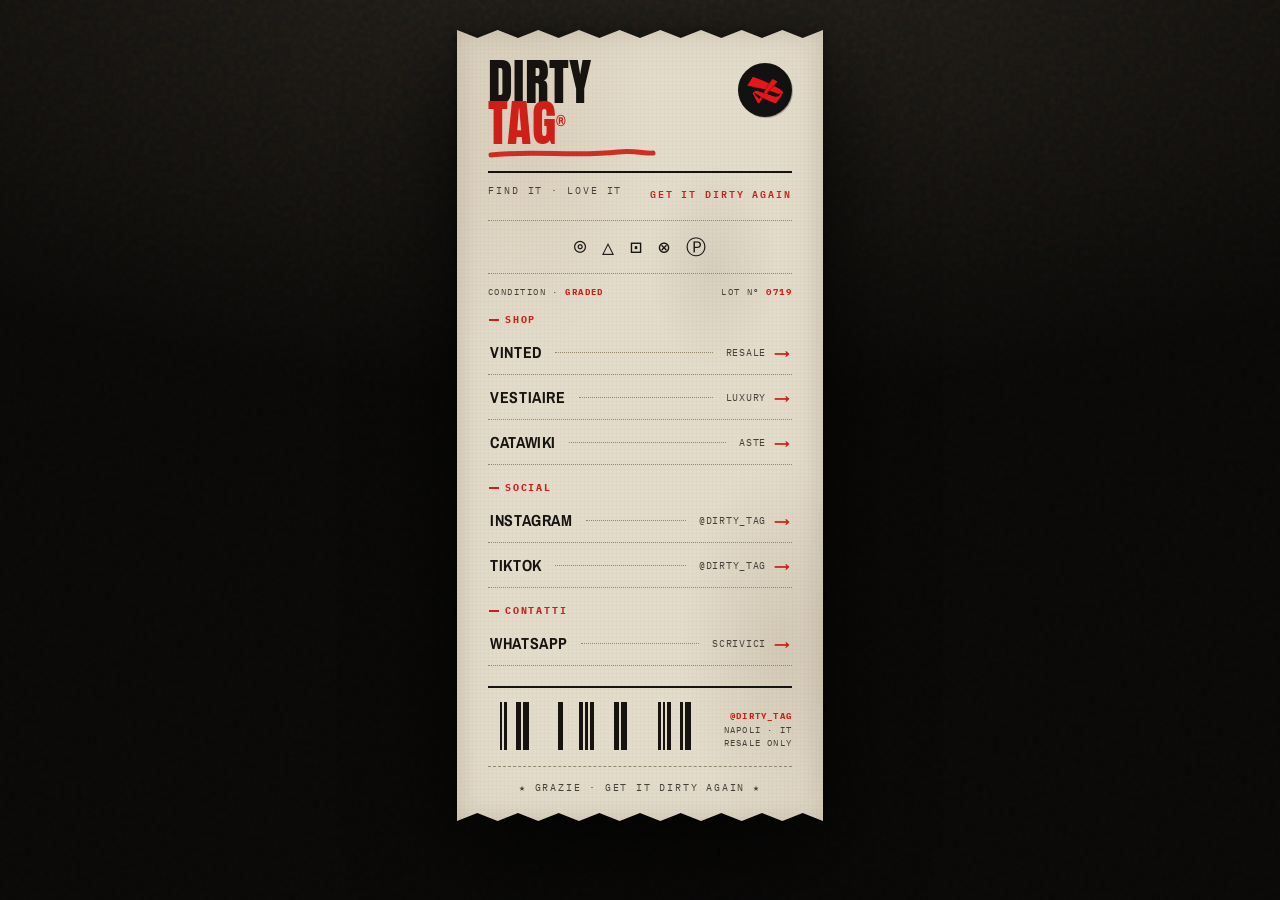
<file: index.html>
<!DOCTYPE html>
<html lang="it">
<head>
<meta charset="UTF-8">
<meta name="viewport" content="width=device-width, initial-scale=1.0">
<meta name="description" content="Dirty Tag — Find it. Love it. Get it Dirty Again. Resale vintage.">
<title>Dirty Tag | Links</title>
<link rel="preconnect" href="https://fonts.googleapis.com">
<link rel="preconnect" href="https://fonts.gstatic.com" crossorigin>
<link href="https://fonts.googleapis.com/css2?family=Anton&family=Archivo+Narrow:wght@400;500;600;700&family=IBM+Plex+Mono:wght@400;500;600;700&display=swap" rel="stylesheet">
<style>
  :root{
    --paper:#E4DCCB;
    --paper-dark:#D8CFBA;
    --paper-edge:#CdC2AA;
    --ink:#161310;
    --ink-soft:#46413A;
    --red:#CE2018;
    --red-deep:#A4160F;
    --stitch:#94896F;
    --mono:'IBM Plex Mono',monospace;
    --cond:'Archivo Narrow',sans-serif;
    --ease:cubic-bezier(.22,.61,.36,1);
  }
  *{box-sizing:border-box;margin:0;padding:0;}
  html{-webkit-text-size-adjust:100%;}
  body{
    min-height:100svh;background:#0b0a09;color:var(--ink);
    font-family:var(--mono);-webkit-font-smoothing:antialiased;
    display:flex;align-items:flex-start;justify-content:center;
    padding:30px 14px 44px;overflow-x:hidden;
  }
  body::before{content:'';position:fixed;inset:0;z-index:0;
    background:radial-gradient(120% 70% at 50% -5%,#221f1a,#090807 70%);}
  body::after{content:'';position:fixed;inset:0;z-index:0;pointer-events:none;opacity:.6;
    mix-blend-mode:overlay;
    background-image:url("data:image/svg+xml,%3Csvg viewBox='0 0 200 200' xmlns='http://www.w3.org/2000/svg'%3E%3Cfilter id='n'%3E%3CfeTurbulence type='fractalNoise' baseFrequency='0.8' numOctaves='3'/%3E%3C/filter%3E%3Crect width='100%25' height='100%25' filter='url(%23n)'/%3E%3C/svg%3E");}

  .hang{position:relative;z-index:1;width:100%;max-width:366px;
    filter:drop-shadow(0 30px 50px rgba(0,0,0,.6)) drop-shadow(0 2px 6px rgba(0,0,0,.4));}

  .tag{
    position:relative;background:var(--paper);
    background-image:
      radial-gradient(60% 50% at 18% 12%,rgba(120,80,40,.10),transparent 60%),
      radial-gradient(45% 40% at 88% 78%,rgba(90,60,30,.12),transparent 60%),
      radial-gradient(30% 22% at 70% 30%,rgba(60,40,20,.08),transparent 60%),
      repeating-linear-gradient(0deg,transparent 0 3px,rgba(0,0,0,.014) 3px 4px),
      repeating-linear-gradient(90deg,transparent 0 3px,rgba(0,0,0,.014) 3px 4px);
    padding:9px;
    clip-path:polygon(
      0% 0,5.56% 8px,11.11% 0,16.67% 8px,22.22% 0,27.78% 8px,33.33% 0,38.89% 8px,44.44% 0,
      50% 8px,55.56% 0,61.11% 8px,66.67% 0,72.22% 8px,77.78% 0,83.33% 8px,88.89% 0,94.44% 8px,100% 0,
      100% 100%,94.44% calc(100% - 8px),88.89% 100%,83.33% calc(100% - 8px),77.78% 100%,72.22% calc(100% - 8px),
      66.67% 100%,61.11% calc(100% - 8px),55.56% 100%,50% calc(100% - 8px),44.44% 100%,38.89% calc(100% - 8px),
      33.33% 100%,27.78% calc(100% - 8px),22.22% 100%,16.67% calc(100% - 8px),11.11% 100%,5.56% calc(100% - 8px),0% 100%);
    animation:drop .7s var(--ease) both;
  }
  @keyframes drop{from{opacity:0;transform:translateY(-18px)}to{opacity:1;transform:none}}
  /* worn edges */
  .tag::after{content:'';position:absolute;inset:0;pointer-events:none;
    box-shadow:inset 0 0 22px rgba(60,40,20,.14),inset 0 0 60px rgba(60,40,20,.06);}

  .inner{padding:22px 22px 18px;position:relative;}

  .brandline{display:flex;align-items:flex-start;justify-content:space-between;
    border-bottom:2.5px solid var(--ink);padding-bottom:12px;}
  .brandwrap{position:relative;}
  .brand{font-family:'Anton',var(--cond);font-weight:400;font-size:50px;line-height:.82;
    letter-spacing:.005em;text-transform:uppercase;}
  .brand .t{color:var(--red);}
  .brand sup{font-size:16px;color:var(--red);font-family:var(--cond);font-weight:700;top:-1.4em;}
  /* red marker underline */
  .marker{display:block;width:168px;height:11px;margin-top:5px;}
  .marker path{fill:none;stroke:var(--red);stroke-width:5;stroke-linecap:round;opacity:.92;}
  /* logo seal */
  .seal{width:54px;height:54px;border-radius:50%;background:#0E0C0B;overflow:hidden;
    display:flex;align-items:center;justify-content:center;flex-shrink:0;margin-top:2px;
    border:2px solid var(--ink);box-shadow:1px 1px 0 rgba(0,0,0,.25);}
  .seal img{width:48px;height:48px;object-fit:contain;transform:scale(1.42);}
  .tagline{font-size:9.5px;letter-spacing:.2em;text-transform:uppercase;margin-top:11px;
    display:flex;justify-content:space-between;gap:10px;}
  .tagline .a{color:var(--ink-soft);}
  .tagline .b{color:var(--red);font-weight:600;}

  .care{display:flex;gap:16px;justify-content:center;font-size:20px;margin:18px 0;
    border-top:1px dotted var(--stitch);border-bottom:1px dotted var(--stitch);padding:12px 0;color:var(--ink);}
  .care span{transition:color .15s,transform .15s;}
  .care span:hover{color:var(--red);transform:scale(1.18) rotate(-4deg);}

  .grade{display:flex;align-items:center;justify-content:space-between;
    font-size:9px;letter-spacing:.16em;text-transform:uppercase;color:var(--ink-soft);
    margin:-6px 0 4px;}
  .grade b{color:var(--red);font-weight:700;}

  .section-tag{font-size:10px;letter-spacing:.18em;text-transform:uppercase;color:var(--red);
    font-weight:700;margin:16px 0 4px 1px;display:flex;align-items:center;gap:6px;}
  .section-tag::before{content:'';width:10px;height:2px;background:var(--red);}

  .rows{list-style:none;}
  .rows a{display:flex;align-items:center;gap:8px;text-decoration:none;color:var(--ink);
    padding:11px 2px;border-bottom:1px dotted var(--stitch);position:relative;
    transition:background .15s,padding-left .15s;
    opacity:0;transform:translateY(6px);animation:rowin .5s var(--ease) forwards;}
  @keyframes rowin{to{opacity:1;transform:none}}
  .rows a::before{content:'';position:absolute;left:0;top:0;bottom:0;width:0;background:var(--red);
    transition:width .16s var(--ease);}
  .rows a:hover,.rows a:focus-visible{background:var(--paper-dark);padding-left:12px;outline:none;}
  .rows a:hover::before,.rows a:focus-visible::before{width:3px;}
  .rows a:hover .arrow,.rows a:focus-visible .arrow{color:var(--red);transform:translateX(3px);}
  .name{font-family:var(--cond);font-weight:700;text-transform:uppercase;letter-spacing:.04em;font-size:16px;}
  .leader{flex:1;border-bottom:1.5px dotted var(--stitch);height:1px;margin:0 5px;min-width:14px;}
  .meta{font-size:10px;color:var(--ink-soft);letter-spacing:.07em;text-transform:uppercase;white-space:nowrap;}
  .arrow{color:var(--red);transition:.15s;font-family:var(--cond);font-weight:700;font-size:16px;}

  .footer{margin-top:20px;display:flex;align-items:flex-end;justify-content:space-between;gap:12px;
    border-top:2.5px solid var(--ink);padding-top:14px;}
  .barcode{height:48px;flex:1;display:flex;gap:2px;align-items:stretch;max-width:210px;}
  .barcode i{background:var(--ink);display:block;}
  .made{font-size:8.5px;letter-spacing:.14em;text-transform:uppercase;text-align:right;
    color:var(--ink-soft);line-height:1.6;}
  .made b{color:var(--red);}

  .thanks{margin-top:16px;padding-top:14px;border-top:1px dashed var(--stitch);
    text-align:center;font-size:10px;letter-spacing:.18em;text-transform:uppercase;
    color:var(--ink-soft);}

  @media (prefers-reduced-motion:reduce){
    *{animation:none!important;}
    .rows a{opacity:1;transform:none;}
    .tag{transform:rotate(-1.4deg);}
  }
  @media (max-width:380px){
    .inner{padding:32px 17px 20px;}
    .brand{font-size:34px;}
    .marker{width:128px;}
  }
</style>
</head>
<body>
  <main class="hang">
    <div class="tag">
      <div class="inner">
        <div class="brandline">
          <div class="brandwrap">
            <h1 class="brand">Dirty<br><span class="t">Tag</span><sup>®</sup></h1>
            <svg class="marker" viewBox="0 0 168 11" preserveAspectRatio="none" aria-hidden="true">
              <path d="M3 7 C 44 2, 88 9, 130 4 C 146 2, 158 6, 165 5"/>
            </svg>
          </div>
          <span class="seal"><img src="images/logo.png" alt="Dirty Tag"></span>
        </div>
        <p class="tagline"><span class="a">Find it · Love it</span><span class="b">Get it Dirty Again</span></p>

        <div class="care" aria-hidden="true">
          <span title="Authentic">⌾</span>
          <span title="No fakes">△</span>
          <span title="Pressed">⊡</span>
          <span title="Curated">⊗</span>
          <span title="Premium">Ⓟ</span>
        </div>

        <div class="grade">
          <span>Condition · <b>Graded</b></span>
          <span>Lot N° <b>0719</b></span>
        </div>

        <p class="section-tag">Shop</p>
        <ul class="rows">
          <li><a href="https://www.vinted.it/member/212733559" target="_blank" rel="noopener" style="animation-delay:.05s"><span class="name">Vinted</span><span class="leader"></span><span class="meta">resale</span><span class="arrow">→</span></a></li>
          <li><a href="https://www.vestiairecollective.com/profile/14768643" target="_blank" rel="noopener" style="animation-delay:.1s"><span class="name">Vestiaire</span><span class="leader"></span><span class="meta">luxury</span><span class="arrow">→</span></a></li>
          <li><a href="https://www.catawiki.com/it/u/25629511-dirty-tag" target="_blank" rel="noopener" style="animation-delay:.15s"><span class="name">Catawiki</span><span class="leader"></span><span class="meta">aste</span><span class="arrow">→</span></a></li>
        </ul>

        <p class="section-tag">Social</p>
        <ul class="rows">
          <li><a href="https://www.instagram.com/dirty_tag/" target="_blank" rel="noopener" style="animation-delay:.2s"><span class="name">Instagram</span><span class="leader"></span><span class="meta">@dirty_tag</span><span class="arrow">→</span></a></li>
          <li><a href="https://www.tiktok.com/@dirty_tag" target="_blank" rel="noopener" style="animation-delay:.25s"><span class="name">TikTok</span><span class="leader"></span><span class="meta">@dirty_tag</span><span class="arrow">→</span></a></li>
        </ul>

        <p class="section-tag">Contatti</p>
        <ul class="rows">
          <li><a href="https://wa.me/393345378484" target="_blank" rel="noopener" style="animation-delay:.3s"><span class="name">WhatsApp</span><span class="leader"></span><span class="meta">scrivici</span><span class="arrow">→</span></a></li>
        </ul>

        <div class="footer">
          <div class="barcode" id="bc" aria-hidden="true"></div>
          <p class="made"><b>@dirty_tag</b><br>Napoli · IT<br>Resale only</p>
        </div>
        <p class="thanks">★ Grazie · Get it Dirty Again ★</p>
      </div>
    </div>
  </main>
  <script>
    const bc=document.getElementById('bc');let h='';
    for(let i=0;i<34;i++){const w=(Math.random()*4+2.5).toFixed(1);h+=`<i style="width:${w}px;${Math.random()>.62?'opacity:0':''}"></i>`}
    bc.innerHTML=h;
  </script>
</body>
</html>
</file>
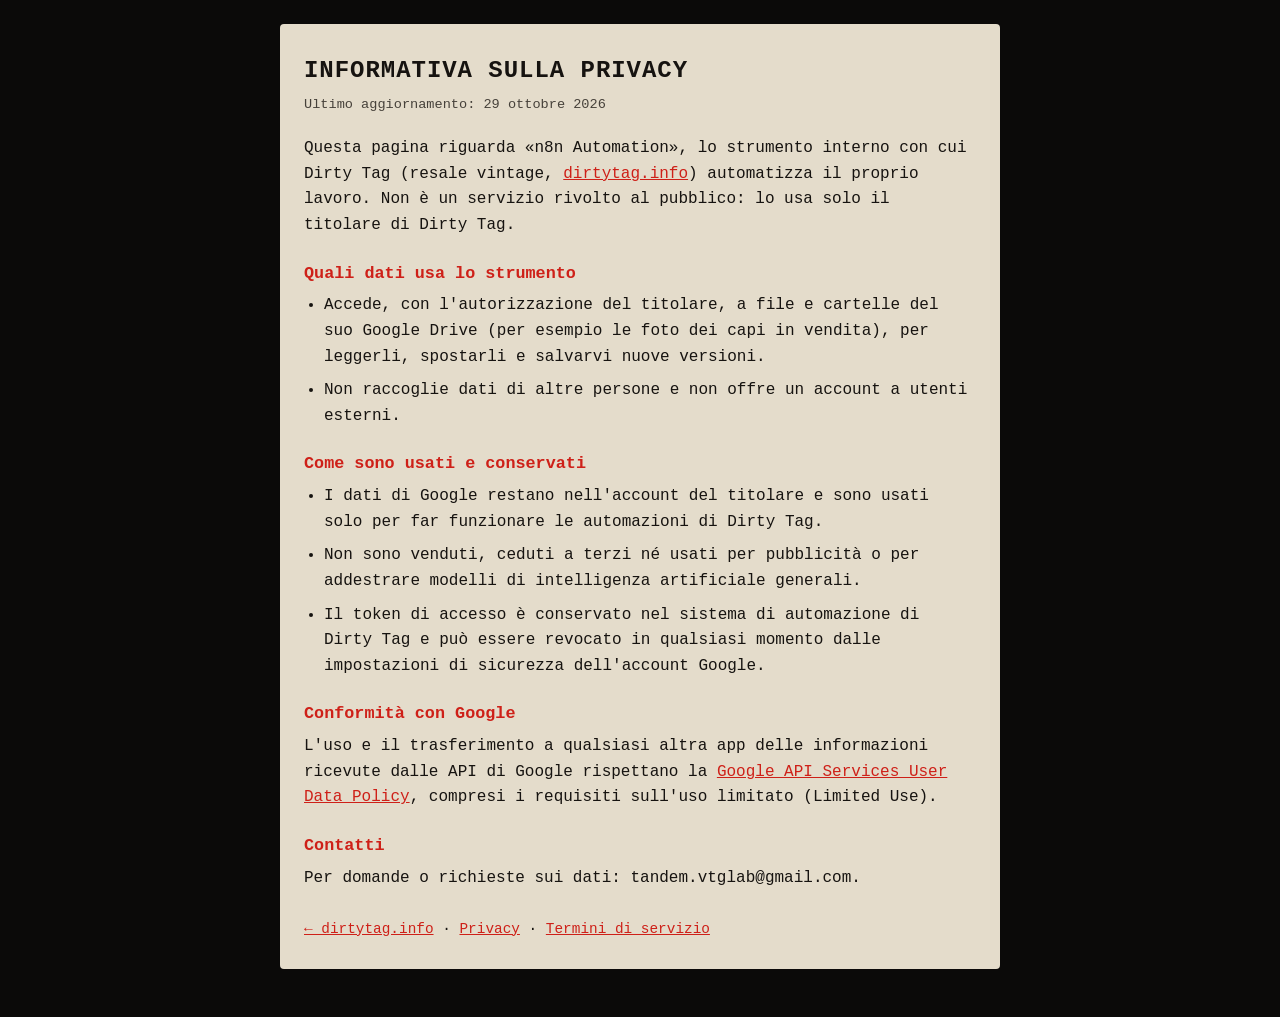
<file: privacy/index.html>
<!DOCTYPE html>
<html lang="it">
<head>
<meta charset="UTF-8">
<meta name="viewport" content="width=device-width, initial-scale=1.0">
<meta name="robots" content="index,follow">
<title>Privacy | Dirty Tag</title>
<style>
  :root{--paper:#E4DCCB;--ink:#161310;--ink-soft:#46413A;--red:#CE2018;}
  *{box-sizing:border-box;margin:0;padding:0;}
  body{background:#0b0a09;color:var(--ink);font:16px/1.6 'IBM Plex Mono',ui-monospace,Menlo,monospace;padding:24px 16px 48px;}
  main{max-width:720px;margin:0 auto;background:var(--paper);padding:28px 24px;border-radius:4px;}
  h1{font-size:1.5rem;text-transform:uppercase;letter-spacing:.04em;margin-bottom:4px;}
  .data{color:var(--ink-soft);font-size:.85rem;margin-bottom:20px;}
  h2{font-size:1.05rem;margin:22px 0 6px;color:var(--red);}
  p,li{margin-bottom:8px;} ul{padding-left:20px;}
  a{color:var(--red);}
  nav{margin-top:26px;font-size:.9rem;}
</style>
</head>
<body>
<main>
<h1>Informativa sulla privacy</h1>
<p class="data">Ultimo aggiornamento: 29 ottobre 2026</p>
<p>Questa pagina riguarda «n8n Automation», lo strumento interno con cui Dirty Tag (resale vintage, <a href="https://dirtytag.info">dirtytag.info</a>) automatizza il proprio lavoro. Non è un servizio rivolto al pubblico: lo usa solo il titolare di Dirty Tag.</p>
<h2>Quali dati usa lo strumento</h2>
<ul>
<li>Accede, con l'autorizzazione del titolare, a file e cartelle del suo Google Drive (per esempio le foto dei capi in vendita), per leggerli, spostarli e salvarvi nuove versioni.</li>
<li>Non raccoglie dati di altre persone e non offre un account a utenti esterni.</li>
</ul>
<h2>Come sono usati e conservati</h2>
<ul>
<li>I dati di Google restano nell'account del titolare e sono usati solo per far funzionare le automazioni di Dirty Tag.</li>
<li>Non sono venduti, ceduti a terzi né usati per pubblicità o per addestrare modelli di intelligenza artificiale generali.</li>
<li>Il token di accesso è conservato nel sistema di automazione di Dirty Tag e può essere revocato in qualsiasi momento dalle impostazioni di sicurezza dell'account Google.</li>
</ul>
<h2>Conformità con Google</h2>
<p>L'uso e il trasferimento a qualsiasi altra app delle informazioni ricevute dalle API di Google rispettano la <a href="https://developers.google.com/terms/api-services-user-data-policy">Google API Services User Data Policy</a>, compresi i requisiti sull'uso limitato (Limited Use).</p>
<h2>Contatti</h2>
<p>Per domande o richieste sui dati: tandem.vtglab@gmail.com.</p>
<nav><a href="/">&larr; dirtytag.info</a> &middot; <a href="/privacy/">Privacy</a> &middot; <a href="/termini/">Termini di servizio</a></nav>
</main>
</body>
</html>
</file>
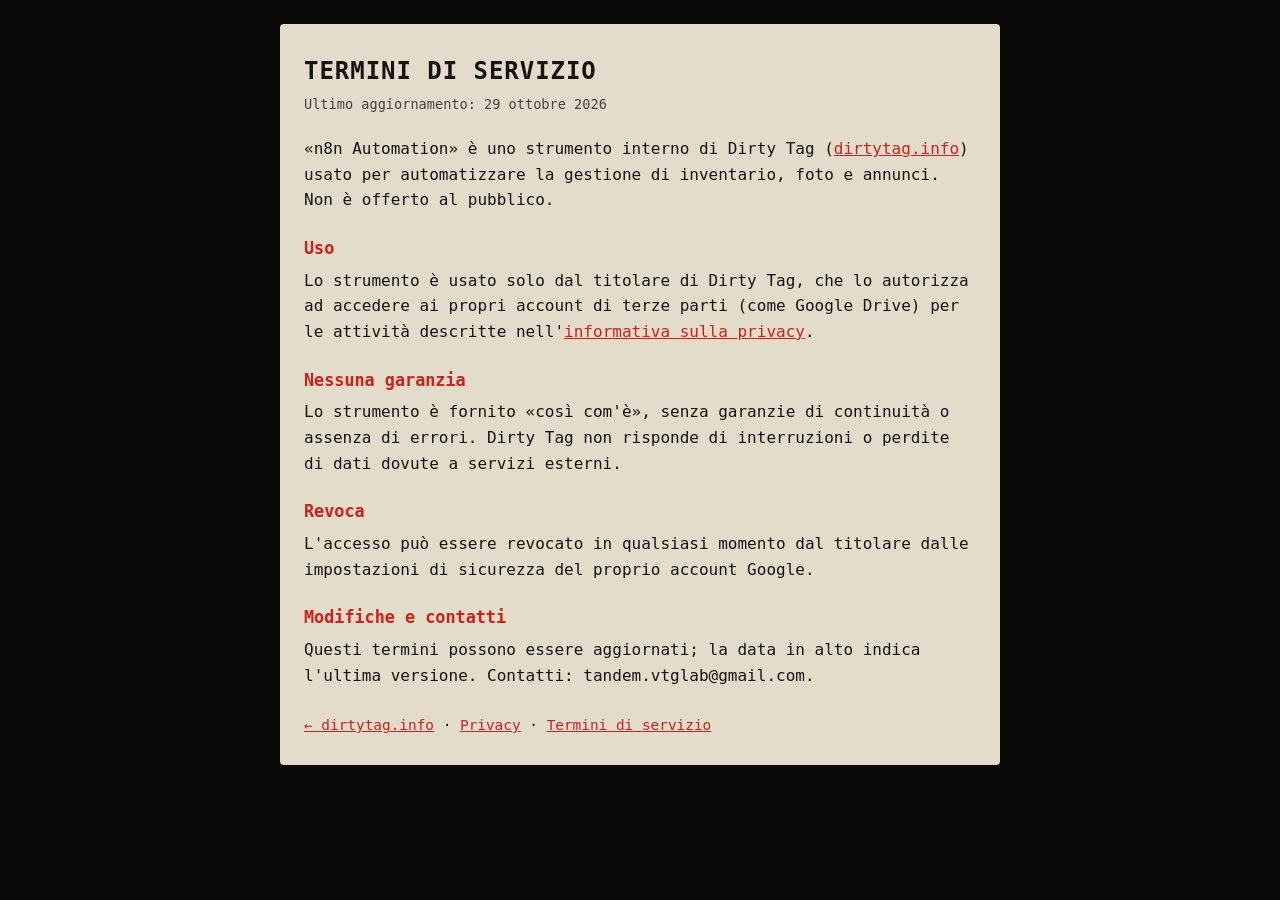
<file: termini/index.html>
<!DOCTYPE html>
<html lang="it">
<head>
<meta charset="UTF-8">
<meta name="viewport" content="width=device-width, initial-scale=1.0">
<meta name="robots" content="index,follow">
<title>Termini di servizio | Dirty Tag</title>
<style>
  :root{--paper:#E4DCCB;--ink:#161310;--ink-soft:#46413A;--red:#CE2018;}
  *{box-sizing:border-box;margin:0;padding:0;}
  body{background:#0b0a09;color:var(--ink);font:16px/1.6 'IBM Plex Mono',ui-monospace,Menlo,monospace;padding:24px 16px 48px;}
  main{max-width:720px;margin:0 auto;background:var(--paper);padding:28px 24px;border-radius:4px;}
  h1{font-size:1.5rem;text-transform:uppercase;letter-spacing:.04em;margin-bottom:4px;}
  .data{color:var(--ink-soft);font-size:.85rem;margin-bottom:20px;}
  h2{font-size:1.05rem;margin:22px 0 6px;color:var(--red);}
  p,li{margin-bottom:8px;} ul{padding-left:20px;}
  a{color:var(--red);}
  nav{margin-top:26px;font-size:.9rem;}
</style>
</head>
<body>
<main>
<h1>Termini di servizio</h1>
<p class="data">Ultimo aggiornamento: 29 ottobre 2026</p>
<p>«n8n Automation» è uno strumento interno di Dirty Tag (<a href="https://dirtytag.info">dirtytag.info</a>) usato per automatizzare la gestione di inventario, foto e annunci. Non è offerto al pubblico.</p>
<h2>Uso</h2>
<p>Lo strumento è usato solo dal titolare di Dirty Tag, che lo autorizza ad accedere ai propri account di terze parti (come Google Drive) per le attività descritte nell'<a href="/privacy/">informativa sulla privacy</a>.</p>
<h2>Nessuna garanzia</h2>
<p>Lo strumento è fornito «così com'è», senza garanzie di continuità o assenza di errori. Dirty Tag non risponde di interruzioni o perdite di dati dovute a servizi esterni.</p>
<h2>Revoca</h2>
<p>L'accesso può essere revocato in qualsiasi momento dal titolare dalle impostazioni di sicurezza del proprio account Google.</p>
<h2>Modifiche e contatti</h2>
<p>Questi termini possono essere aggiornati; la data in alto indica l'ultima versione. Contatti: tandem.vtglab@gmail.com.</p>
<nav><a href="/">&larr; dirtytag.info</a> &middot; <a href="/privacy/">Privacy</a> &middot; <a href="/termini/">Termini di servizio</a></nav>
</main>
</body>
</html>
</file>
